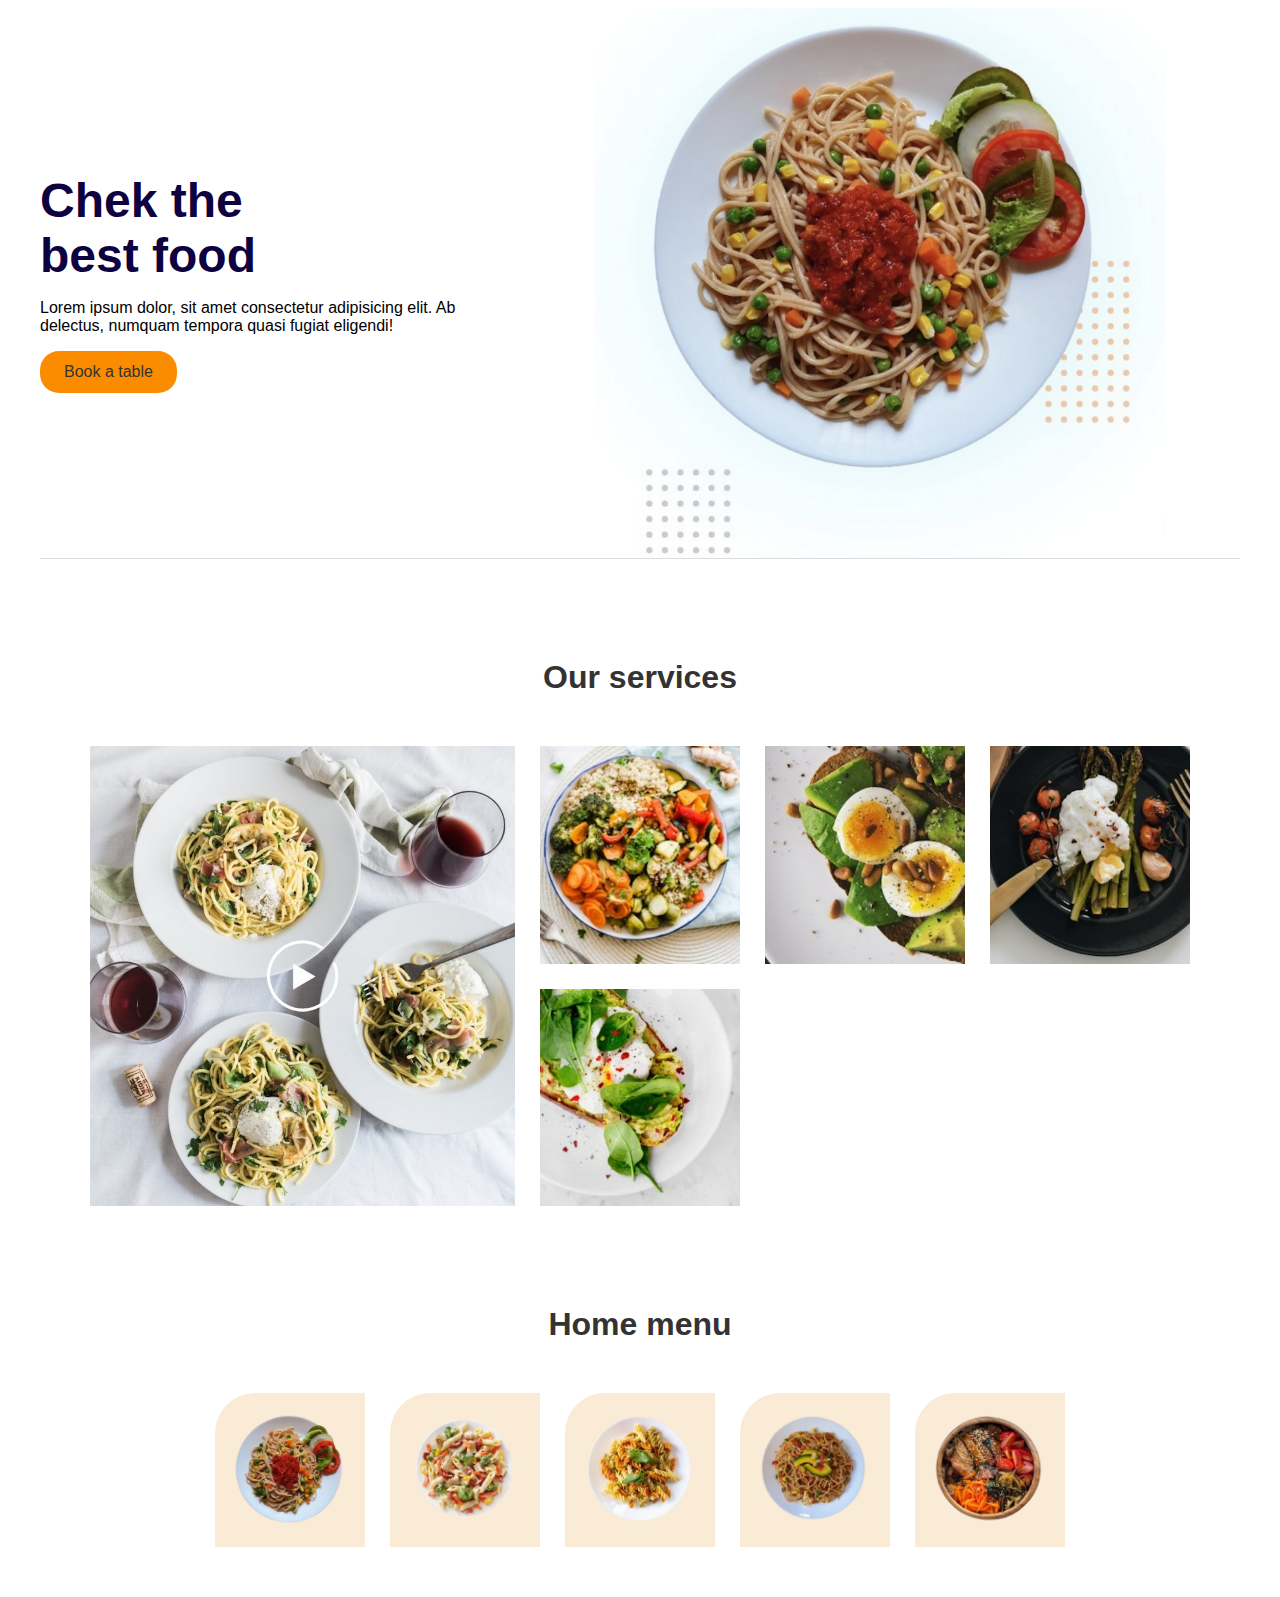
<file: index.html>
<!DOCTYPE html>
<html lang="en">
<head>
    <meta charset="UTF-8">
    <meta name="viewport" content="width=device-width, initial-scale=1.0">
    <title>Document</title>
    <link rel="stylesheet" href="./style.css">
</head>
<body>
    <main>
        <section class="hero">
            <div class="info">
                <h1>Chek the <br> best food</h1>
                <p>Lorem ipsum dolor, sit amet consectetur adipisicing elit. Ab delectus, numquam tempora quasi fugiat eligendi!</p>
                <button class="info-btn">Book a table</button>
            </div>
            <img class="hero-image" src="./assets/img/hero.png" alt="Plato de pasta con salga y vegetales">
        </section>

        <section class="dishes">
            <h2 class="dishes-title">Our services</h2>
            <div class="dishes-grid">
                <img class="dishes-item dishes-item__big" src="./assets/img/video.png" alt="Una mesa con platos de pasta">
                <img class="dishes-item" src="./assets/img/dish1.png" alt="bolw de vegetales">
                <img class="dishes-item" src="./assets/img/dish2.png" alt="bolw de vegetales">
                <img class="dishes-item" src="./assets/img/dish3.png" alt="bolw de vegetales">
                <img class="dishes-item" src="./assets/img/dish4.png" alt="bolw de vegetales">
            </div>
        </section>

        <section class="menu">
            <h2 class="menu-title">Home menu</h2>
            <div class="menu-grid">
                <div class="menu-grid-item">
                    <img src="./assets/img/plate1.png" alt="Plato de pasta con salsa verde">
                </div>
                <div class="menu-grid-item">
                    <img src="./assets/img/plate2.png" alt="Plato de pasta con salsa verde">
                </div>
                <div class="menu-grid-item">
                    <img src="./assets/img/plate3.png" alt="Plato de pasta con salsa verde">
                </div>
                <div class="menu-grid-item">
                    <img src="./assets/img/plate4.png" alt="Plato de pasta con salsa verde">
                </div>
                <div class="menu-grid-item">
                    <img src="./assets/img/plate5.png" alt="Plato de pasta con salsa verde">
                </div>
            </div>
        </section>
    </main>
</body>
</html>
</file>
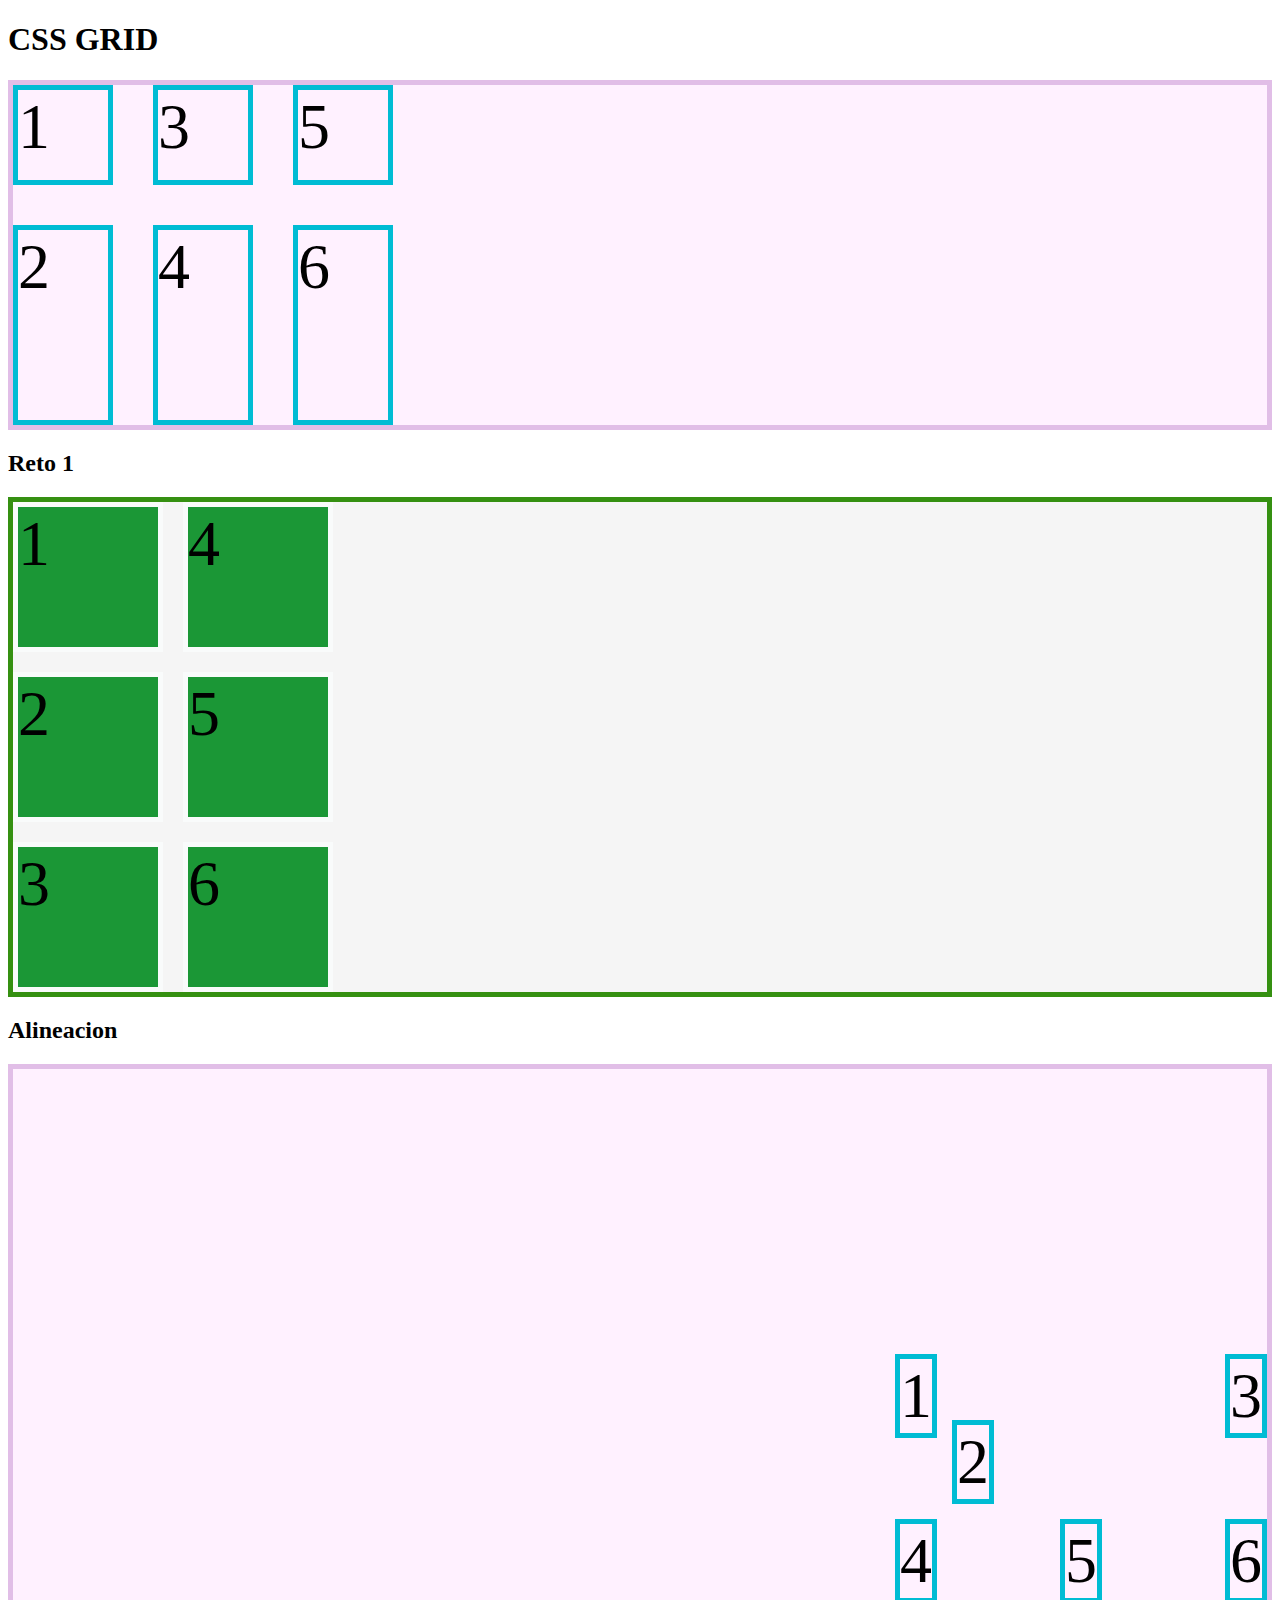
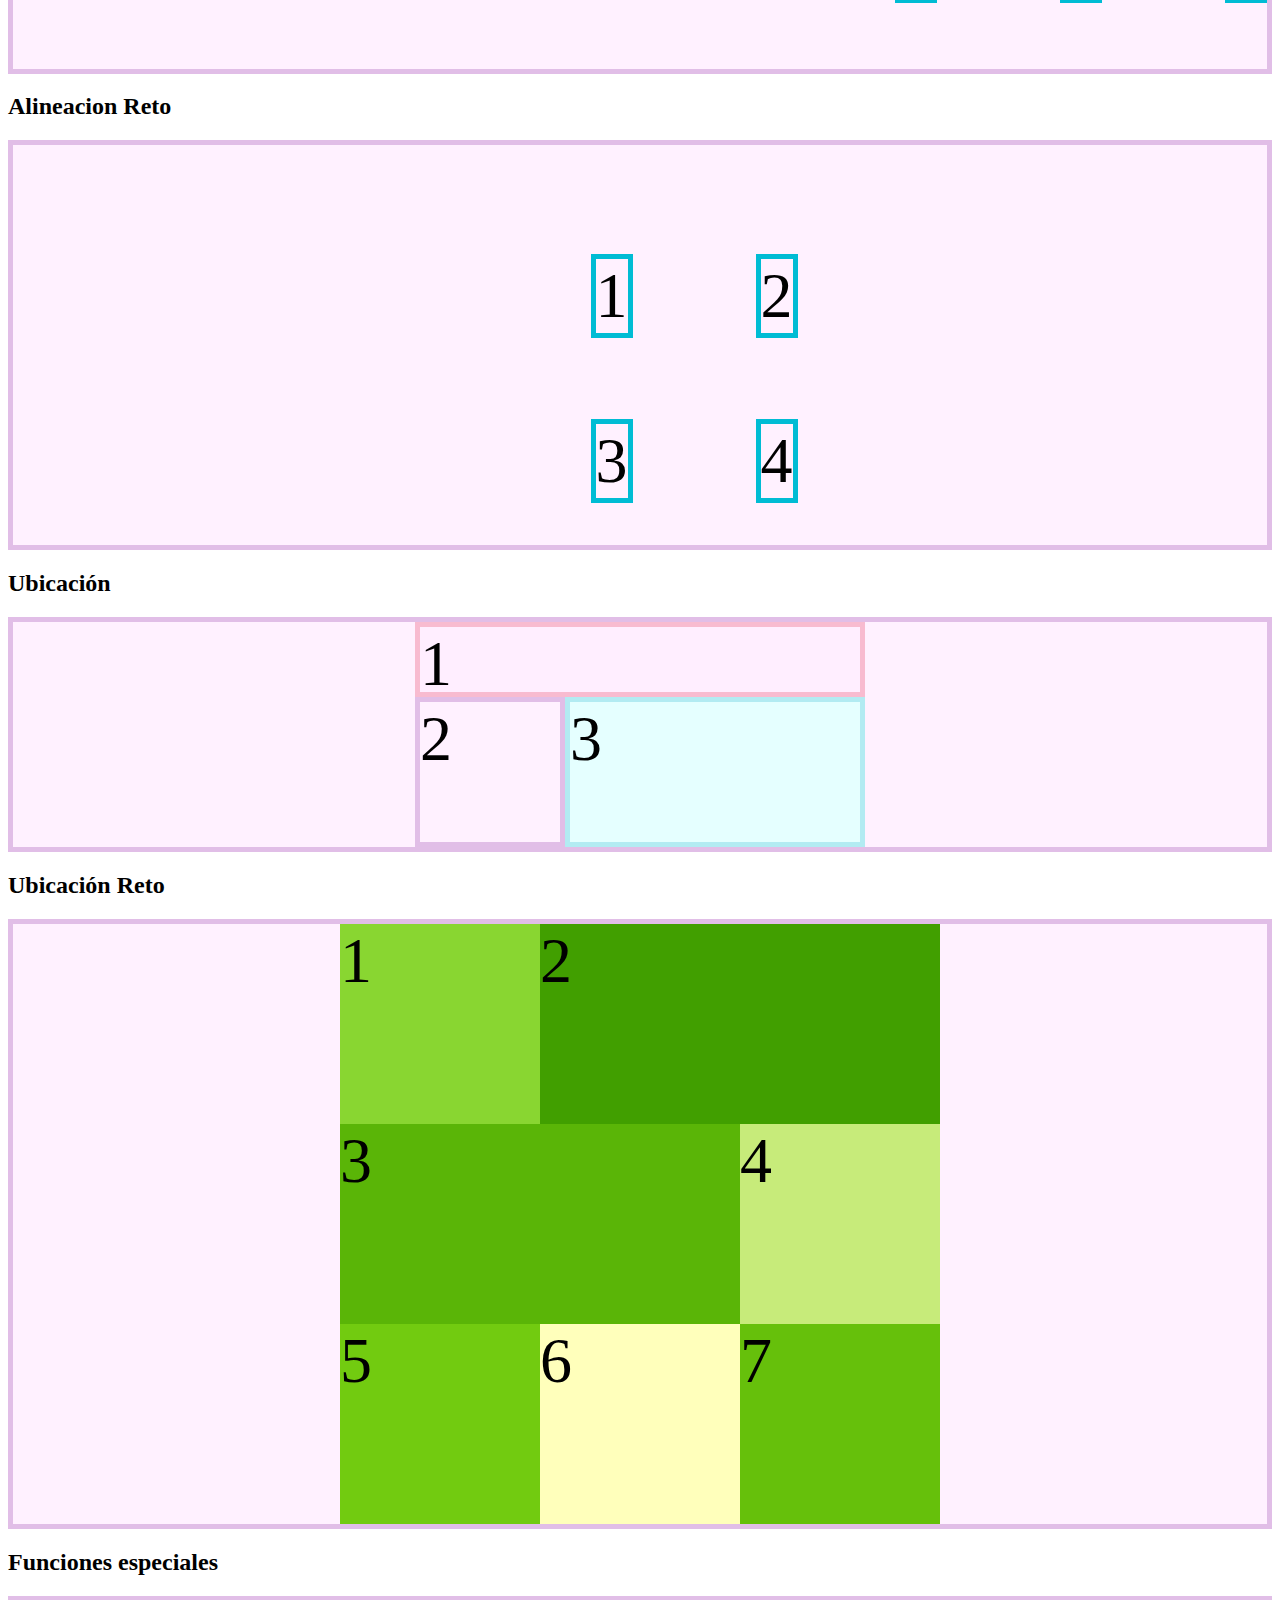
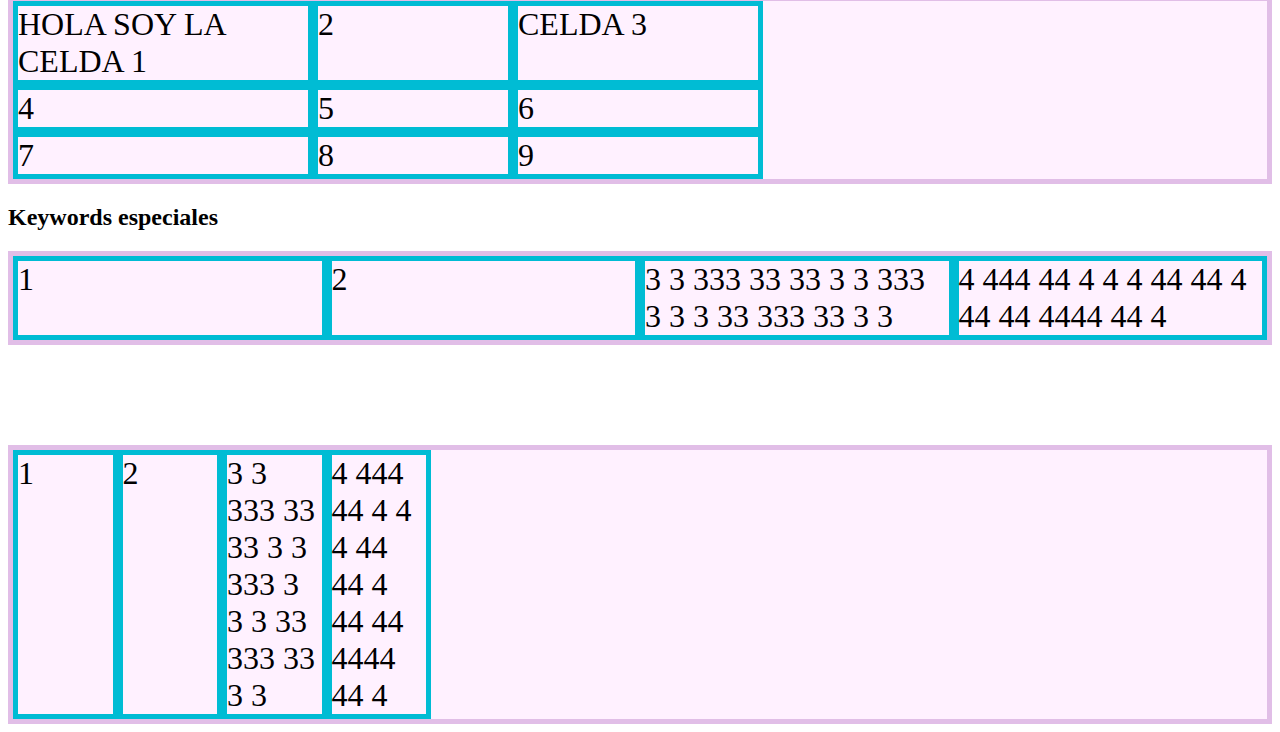
<file: Notas/index.html>
<!DOCTYPE html>
<html lang="en">
<head>
    <meta charset="UTF-8">
    <meta name="viewport" content="width=device-width, initial-scale=1.0">
    <title>Document</title>
    <link rel="stylesheet" href="./style.css">
</head>
<body>
    <H1>CSS GRID</H1>

    <div class="container">
        <div class="item">1</div>
        <div class="item">2</div>
        <div class="item">3</div>
        <div class="item">4</div>
        <div class="item">5</div>
        <div class="item">6</div>
    </div>

    <H2>Reto 1</H2>
    <div class="containerReto">
        <div class="itemReto">1</div>
        <div class="itemReto">2</div>
        <div class="itemReto">3</div>
        <div class="itemReto">4</div>
        <div class="itemReto">5</div>
        <div class="itemReto">6</div>
    </div>

    <h2>Alineacion </h2>
    <div class="containerAlineacion">
        <div class="itemAlineacion itemAlineacion-1">1</div>
        <div class="itemAlineacion itemAlineacion-2">2</div>
        <div class="itemAlineacion itemAlineacion-3">3</div>
        <div class="itemAlineacion itemAlineacion-4">4</div>
        <div class="itemAlineacion itemAlineacion-5">5</div>
        <div class="itemAlineacion itemAlineacion-6">6</div>
    </div>

    <h2>Alineacion Reto</h2>
    <div class="containerAlineacionReto">
        <div class="itemAlineacionReto itemAlineacionReto-1">1</div>
        <div class="itemAlineacionReto itemAlineacionReto-2">2</div>
        <div class="itemAlineacionReto itemAlineacionReto-3">3</div>
        <div class="itemAlineacionReto itemAlineacionReto-4">4</div>
    </div>

    <h2>Ubicación</h2>
    <div class="containerUbicacion">
        <div class="itemUbicacion itemUbicacion-1">1</div>
        <div class="itemUbicacion itemUbicacion-2">2</div>
        <div class="itemUbicacion itemUbicacion-3">3</div>
    </div>

    <h2>Ubicación Reto</h2>
    <div class="containerUbicacionReto">
        <div class="itemUbicacionReto itemUbicacionReto-1">1</div>
        <div class="itemUbicacionReto itemUbicacionReto-2">2</div>
        <div class="itemUbicacionReto itemUbicacionReto-3">3</div>
        <div class="itemUbicacionReto itemUbicacionReto-4">4</div>
        <div class="itemUbicacionReto itemUbicacionReto-5">5</div>
        <div class="itemUbicacionReto itemUbicacionReto-6">6</div>
        <div class="itemUbicacionReto itemUbicacionReto-7">7</div>
    </div>

    <h2>Funciones especiales</h2>
    <div class="containerFE">
        <div class="itemFE itemFE-1">HOLA SOY LA CELDA 1</div>
        <div class="itemFE itemFE-2">2</div>
        <div class="itemFE itemFE-3">CELDA 3</div>
        <div class="itemFE itemFE-4">4</div>
        <div class="itemFE itemFE-5">5</div>
        <div class="itemFE itemFE-6">6</div>
        <div class="itemFE itemFE-7">7</div>
        <div class="itemFE itemFE-8">8</div>
        <div class="itemFE itemFE-9">9</div>
    </div>

    <h2>Keywords especiales</h2>
    <div class="containerKE">
        <div class="itemKE itemKE-1">1</div>
        <div class="itemKE itemKE-2">2</div>
        <div class="itemKE itemKE-3">3 3 333 33 33 3 3 333 3 3 3 33 333 33 3 3</div>
        <div class="itemKE itemKE-4">4 444 44 4 4 4 44 44 4 44 44 4444 44 4</div>
    </div>
    <div class="containerKE2">
        <div class="itemKE itemKE-1">1</div>
        <div class="itemKE itemKE-2">2</div>
        <div class="itemKE itemKE-3">3 3 333 33 33 3 3 333 3 3 3 33 333 33 3 3</div>
        <div class="itemKE itemKE-4">4 444 44 4 4 4 44 44 4 44 44 4444 44 4</div>
    </div>
</body>
</html>
</file>
<file: style.css>
*{
    font-family: 'Segoe UI', Tahoma, Geneva, Verdana, sans-serif;
    box-sizing: border-box;
}

main{
    max-width: 1200px;
    margin: 0 auto;
}

h1{
    margin: 0;
    font-size: 3rem;
    font-weight: 900;
    color: rgb(13,2,63);
}

.hero{
    display: grid;
    grid-template-columns: minmax(300px, 2fr) 3fr;
    grid-auto-rows: 550px;
    border-bottom: 1px solid #ddd;
}

.hero-image{
    width: 100%;
    height: 100%;
    object-fit: contain;
}

.info{
    align-self: center;
}

.info-btn{
    font-size: 1rem;
    border: none;
    border-radius: 1.2rem;
    color: #333;
    background-color: #fb8c00;
    padding: 12px 24px;
    cursor: pointer;
}
.dishes{
    margin: 100px 0px;
}

.dishes-title{
    color: #333;
    font-weight: bold;
    text-align: center;
    margin-bottom: 50px;
    font-size: 2rem;
}

.dishes-grid{
    display: grid;
    grid-template-columns: repeat(auto-fit, minmax(75px, 200px));
    grid-auto-rows: 1fr;
    gap: 25px;
    justify-content: center;
}

.dishes-item{
    width: 100%;
    height: 100%;
    object-fit: cover;
}

.dishes-item__big{
    grid-area: 1 / 1 / 3 / 3;
}

.menu{
    margin-bottom: 50px;
}

.menu-title{
    font-size:  2rem;
    color: #333;
    font-weight: bolder;
    text-align: center;
    margin-bottom: 50px;
}

.menu-grid{
    display: grid;
    gap: 25px;
    justify-content: center;
    grid-template-columns: repeat(auto-fit, 150px);
}

.menu-grid-item{
    background-color: antiquewhite;
    padding: 15px;
    border-top-left-radius: 40px ;
}

.menu-grid-item img{
    width: 100%;
    height: 100%;
    object-fit: contain;
}

@media screen and (max-width:768px) {
    .hero{
        grid-template-columns: minmax(300px, 500px);
        justify-content: center;
    }

    .hero-image{
        display: none;
    }

    .dishes-grid{
        grid-template-columns: repeat(auto-fit, minmax(75px,100px));
    }
    
}
</file>
<file: Notas/style.css>
.container{
    border: 5px solid #e1bee7;
    background-color: #fff1ff;
    display: grid;
    grid-template-rows: 100px 200px;
    grid-auto-columns: 100px;
    grid-auto-flow: column;
    gap: 40px;
}

.item {
    border: 5px solid #00bcd4;
    font-size: 4rem;
}

.containerReto{
    border: 5px solid #359011;
    background-color: whitesmoke;
    display: grid;
    grid-template-rows: 150px 150px 150px;
    grid-auto-columns: 150px;
    grid-auto-flow: column;
    gap: 20px;
}

.itemReto {
    border: 5px solid #f9fbfb;
    font-size: 4rem;
    background-color: #1b9736;
}

/*-----------ALINEACION-------------*/

.containerAlineacion{
    border: 5px solid #e1bee7;
    background-color: #fff1ff;
    display: grid;
    gap: 15px;
    grid-template-columns: 150px 150px 150px;
    grid-auto-rows: 150px;
    height: 600px;
    /* justify-content: center; */
    /* align-content: center; */
    place-content: end;
    justify-items: end;
    align-items: start;
}

.itemAlineacion{
    border: 5px solid #00bcd4;
    font-size: 4rem;
}

.itemAlineacion-2{
    justify-self: start;
    align-self: end;
}

/*-----------ALINEACION RETO-------------*/

.containerAlineacionReto{
    border: 5px solid #e1bee7;
    background-color: #fff1ff;
    display: grid;
    gap: 15px;
    grid-template-columns: 150px 150px;
    grid-auto-rows: 150px;
    height: 400px;
    place-content: Center;
    place-items: end;
}

.itemAlineacionReto{
    border: 5px solid #00bcd4;
    font-size: 4rem;
}

/*-----------UBICACION-------------*/

.containerUbicacion{
    border: 5px solid #e1bee7;
    background-color: #fff1ff;
    display: grid;
    grid-template-columns: 150px 150px 150px;
    grid-template-rows: 75px 75px 75px;
    grid-template-areas: 
        "header header header"
        "side main main"
        "side main main";
    place-content: center;
}

.itemUbicacion {
    font-size: 4rem;
}

.itemUbicacion-1{
    border: 5px solid #f8bbd0;
    background-color: #ffeeff;
    /* grid-column-start: 1;
    grid-column-end: 4; */
    grid-area: header;
}

.itemUbicacion-2{
    border: 5px solid #e1bee7;
    background-color: #fff1ff;
    /* grid-row: 2 / 4; */
    grid-area: side;
}

.itemUbicacion-3{
    border: 5px solid #b2ebf2;
    background-color: #e5ffff;
    /* grid-area: 2 / 2 / 4 / 4; */
    grid-area: main;
}

.containerUbicacionReto{
    border: 5px solid #e1bee7;
    background-color: #fff1ff;
    display: grid;
    grid-template-columns: 200px 200px 200px;
    grid-auto-rows: 200px;
    grid-auto-flow: row;
    place-content: center;
}

.itemUbicacionReto{
    font-size: 4rem;
}

/*-----------UBICACION RETO-------------*/

.itemUbicacionReto-1{
    background-color: #89d631;
    grid-column: 1/2;
}
.itemUbicacionReto-2{
    background-color: #419f00;
    grid-column: 2/4;
}
.itemUbicacionReto-3{
    background-color: #5ab507;
    grid-column: 1/3;
}
.itemUbicacionReto-4{
    background-color: #c7eb7a;
    grid-column: 3/4;
}
.itemUbicacionReto-5{
    background-color: #72cb10
}
.itemUbicacionReto-6{
    background-color: #ffffbb;
}
.itemUbicacionReto-7{
    background-color: #66c00b;
}

/*-----------FUNCIONES ESPECIALES-------------*/

/* minmax: ayuda a declarar el tamaño minimo y maximo 
para el ancho y alto de una celda, sin depender del 
contenido que tengamos en ella

repeat : se usa cuando todas las columnas o 
ilas tienen el msmo ancho y evitar repetir 
el tamaño de las columnas */

.containerFE{
    border: 5px solid #e1bee7;
    background-color: #fff1ff;
    display: grid;
    grid-template-columns: minmax(30px,300px) 200px minmax(60px, 250px);
    grid-template-rows: repeat(3, auto);
}

.itemFE {
    border: 5px solid #00bcd4;
    font-size: 2rem;
}

/*-----------FKEYWORDS ESPECIALES-------------*/

/* fr : Es una unidad de medida especial de css grid para darle ancho o alto 
a filas y columnas 1fr representa una fraccion del total de columnas o filas.

min-content : Ajusta el ancho de la celda lo mínimo posible sin romper su contenido.
max-content : Ajusta el ancho de la celda lo máximo posible para mostrar su contenido.
auto-fill : Agrega columnas “fantasma” que rellenan el espacio sobrante del contenedor.
auto-fit : Ensancha las columnas para que ocupen todo el espacio del contenedor.
auto-fill y auto-fit ayudan a la grilla a ocupar el 100% del espacio disponible */

.containerKE{
    border: 5px solid #e1bee7;
    background-color: #fff1ff;
    display: grid;
    grid-template-columns: repeat(auto-fit, minmax(100px, 1fr));
}

.itemKE {
    border: 5px solid #00bcd4;
    font-size: 2rem;
}

.containerKE2{
    border: 5px solid #e1bee7;
    background-color: #fff1ff;
    display: grid;
    margin-top: 100px;
    grid-template-columns: repeat(auto-fill,minmax(100px, 1fr));
}
</file>
